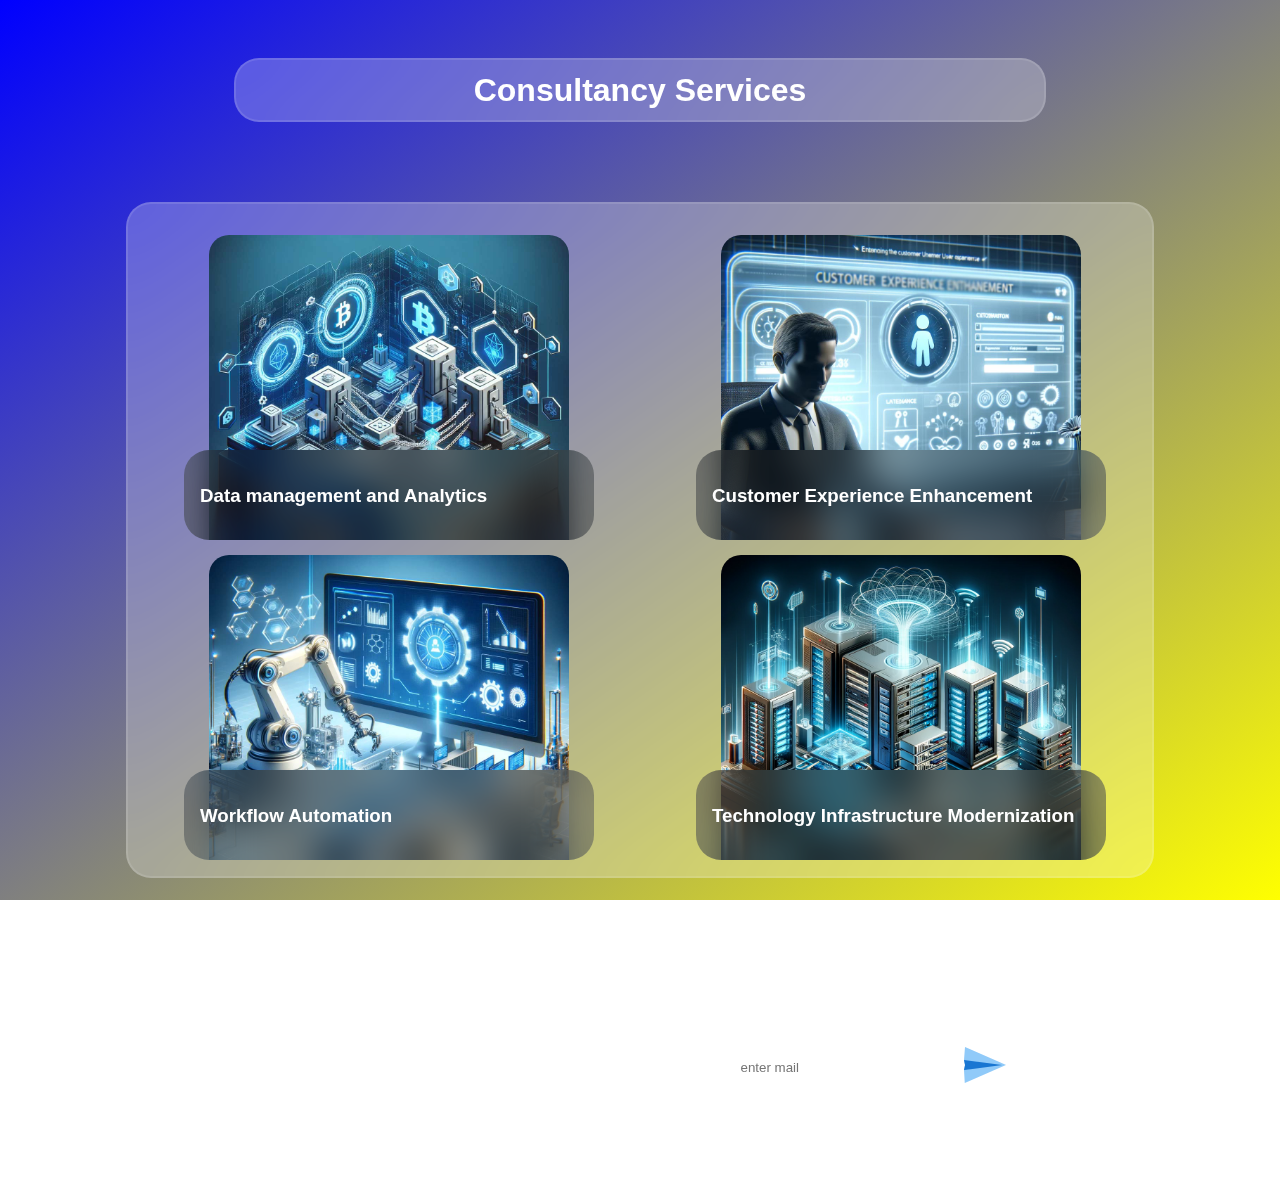
<file: index.html>
<!DOCTYPE html>
<html lang="en">

<head>
    <meta charset="UTF-8">
    <meta name="viewport" content="width=device-width, initial-scale=1.0">
    <title>Document</title>
    <link rel="stylesheet" href="style.css">
</head>

<body>
    <div class="total">
        <div class="outer">
            <div class="upcontainer">

                <h1>Consultancy Services</h1>

            </div>
        </div>
        <!--card start-->
        <div class="container">
            <div class="card">
                <div class="img-container">
                    <div class="img">
                        <img src="./img/blockchain-as-service.jpg" alt="">
                    </div>
                </div>
                <div class="content">
                    <h3>Data management and Analytics</h3>
                    <p class="description">
                        Lorem ipsum dolor sit amet consectetur adipisicing elit. Illo, ducimus minima facere esse
                        consectetur nisi, consequuntur similique praesentium unde sint quasi harum aspernatur?
                    </p>
                    <button class="action-btn">check</button>
                </div>
            </div>

            <div class="card">
                <div class="img-container">
                    <div class="img">
                        <img src="./img/customer-ehancement.jpg" alt="">
                    </div>
                </div>
                <div class="content">
                    <h3>Customer Experience Enhancement</h3>
                    <p class="description">
                        Lorem ipsum dolor sit amet consectetur adipisicing elit. Illo, ducimus minima facere esse
                        consectetur nisi, consequuntur similique praesentium unde sint quasi harum aspernatur?
                    </p>
                    <button class="action-btn">check</button>
                </div>
            </div>

            <div class="card">
                <div class="img-container">
                    <div class="img">
                        <img src="./img/workflow-automation.jpg" alt="">
                    </div>
                </div>
                <div class="content">
                    <h3>Workflow Automation</h3>
                    <p class="description">
                        Lorem ipsum dolor sit amet consectetur adipisicing elit. Illo, ducimus minima facere esse
                        consectetur nisi, consequuntur similique praesentium unde sint quasi harum aspernatur?
                    </p>
                    <button class="action-btn">check</button>
                </div>
            </div>

            <div class="card">
                <div class="img-container">
                    <div class="img">
                        <img src="./img/Technology-Infrastructure-Modernization.png" alt="">
                    </div>
                </div>
                <div class="content">
                    <h3>Technology Infrastructure Modernization</h3>
                    <p class="description">
                        Lorem ipsum dolor sit amet consectetur adipisicing elit. Illo, ducimus minima facere esse
                        consectetur nisi, consequuntur similique praesentium unde sint quasi harum aspernatur?
                    </p>
                    <button class="action-btn">check</button>
                </div>
            </div>
        </div>
        <!--card end-->
        <div class="max">
            <div class="box">
                <h1>Transform your business Digitally</h1>
                <p>Lorem ipsum dolor sit amet consectetur adipisicing elit. Molestiae, recusandae.</p>
            </div>
            <div class="mail-btn">
                <input type="text" placeholder="enter mail">
                <label class="enter"><img src="./img/icons8-sent-48.png" alt=""></label>
            </div>


        </div>
    </div>
</body>

</html>
</file>
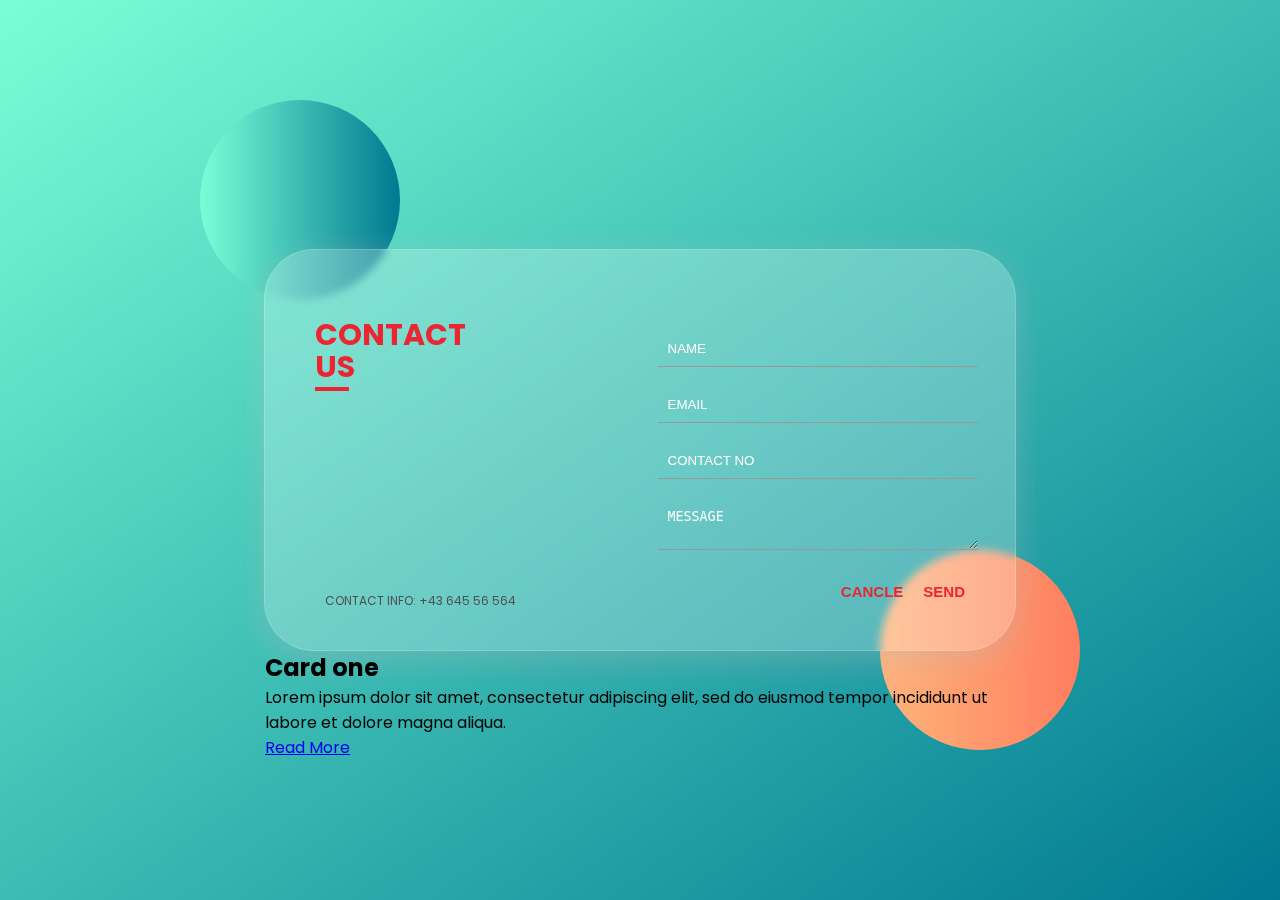
<file: contactUs/index.html>
<!DOCTYPE html>
<html lang="en">
<head>
    <meta charset="UTF-8">
    <meta http-equiv="X-UA-Compatible" content="IE=edge">
    <meta name="viewport" content="width=device-width, initial-scale=1.0">
    <title>Glass Morphism Contact us</title>
    <link rel="stylesheet" href="style.css">
</head>
<body>
    <div class="cointainer">
        <div class="cointainer-fluid">
            <div class="left-cointaint">
                <div class="left-top-cointaint">
                    <span>Contact</span><br>
                    <span class="us">us</span>
                </div>
                <div class="left-bottom-cointaint">
                    <span>Contact Info: +43 645 56 564</span>
                </div>
            </div>

            <div class="right-cointaint">
                <input type="text" placeholder="Name">
                <input type="email" placeholder="Email">
                <input type="text" placeholder="Contact No">
                <textarea rows="2" placeholder="Message"></textarea>

                <div class="btn">
                    <button type="reset">Cancle</button>
                    <button type="submit">Send</button>
                </div>
            </div>
        </div>

        <div class="box">
            <span></span>
            <div class="content">
                <h2>Card one</h2>
                <p>Lorem ipsum dolor sit amet, consectetur adipiscing elit, sed do eiusmod tempor incididunt ut labore
                    et dolore magna aliqua.</p>
                <a href="#">Read More</a>
            </div>
        </div>
    </div>
</body>
</html>
</file>
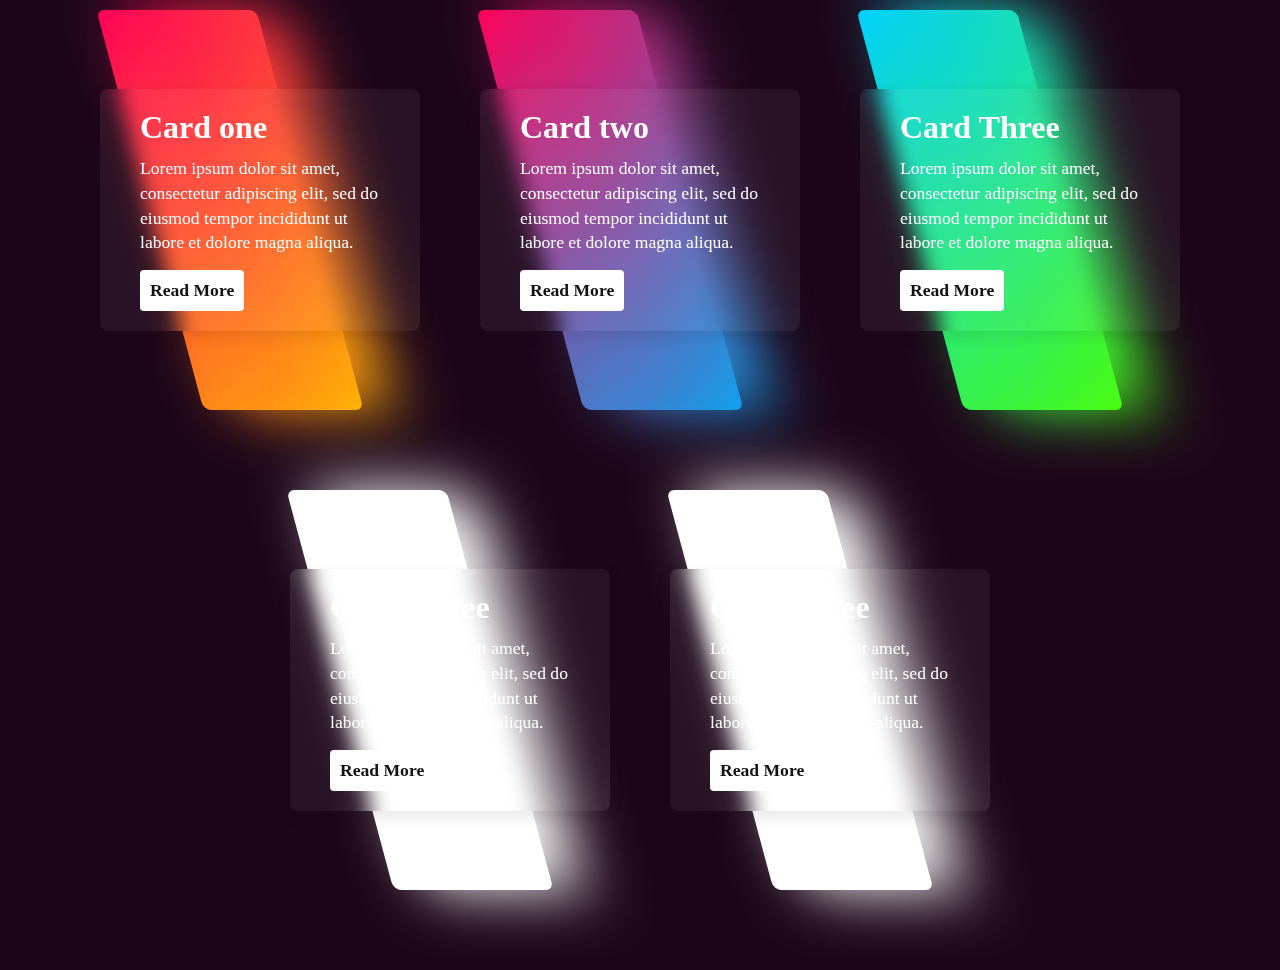
<file: s2/index.html>
<!DOCTYPE html>
<html lang="en">

<head>
    <meta charset="UTF-8">
    <meta name="viewport" content="width=device-width, initial-scale=1.0">
    <title>Document</title>
    <link rel="stylesheet" href="style.css">
</head>

<body>
    <div class="container">
        <div class="box">
            <span></span>
            <div class="content">
                <h2>Card one</h2>
                <p>Lorem ipsum dolor sit amet, consectetur adipiscing elit, sed do eiusmod tempor incididunt ut labore
                    et dolore magna aliqua.</p>
                <a href="#">Read More</a>
            </div>
        </div>
        <div class="box">
            <span></span>
            <div class="content">
                <h2>Card two</h2>
                <p>Lorem ipsum dolor sit amet, consectetur adipiscing elit, sed do eiusmod tempor incididunt ut labore
                    et dolore magna aliqua.</p>
                <a href="#">Read More</a>
            </div>
        </div>
        <div class="box">
            <span></span>
            <div class="content">
                <h2>Card Three</h2>
                <p>Lorem ipsum dolor sit amet, consectetur adipiscing elit, sed do eiusmod tempor incididunt ut labore
                    et dolore magna aliqua.</p>
                <a href="#">Read More</a>
            </div>
        </div>
        <div class="box">
            <span></span>
            <div class="content">
                <h2>Card Three</h2>
                <p>Lorem ipsum dolor sit amet, consectetur adipiscing elit, sed do eiusmod tempor incididunt ut labore
                    et dolore magna aliqua.</p>
                <a href="#">Read More</a>
            </div>
        </div>
        <div class="box">
            <span></span>
            <div class="content">
                <h2>Card Three</h2>
                <p>Lorem ipsum dolor sit amet, consectetur adipiscing elit, sed do eiusmod tempor incididunt ut labore
                    et dolore magna aliqua.</p>
                <a href="#">Read More</a>
            </div>
        </div>
    </div>

</body>

</html>
</file>
<file: style.css>
body {
    background: linear-gradient(to bottom right, blue, yellow);
    color: white;
    font-family: 'Segoe UI', Tahoma, Geneva, Verdana, sans-serif;
    background-repeat: no-repeat;
    height: 100%;
    align-items: center;
    justify-content: center;
    background-size: cover;
    background-attachment: fixed;
    display: flex;
    flex-direction: column;

}

.total {
    align-items: center;
    justify-content: center;
    padding-top: 30px;
}

.outer {
    justify-content: center;
    display: flex;
    align-items: center;
}

.upcontainer {
    height: 20px;
    width: 60vw;
    background-color: rgba(255, 255, 255, 0.251);
    backdrop-filter: blur(20px);
    padding: 20px;
    border-radius: 25px;
    justify-content: center;
    align-items: center;
    display: flex;
    margin-top: 20px;
    border: 2px solid rgba(255, 255, 255, 0.115);


}

.upcontainer h1 {
    font-weight: 700;
    text-shadow: 50px;
}

.container {
    display: flex;
    flex-wrap: wrap;
    justify-content: space-around;
    margin-top: 5rem;
    align-items: center;
    height: 100%;
    width: 80vw;
    background-color: rgba(255, 255, 255, 0.252);
    backdrop-filter: blur(20px);
    border-radius: 25px;
    padding-top: 1rem;
    padding-bottom: 1rem;
    border: 2px solid rgba(255, 255, 255, 0.115);


}

.card {
    width: 400px;
    height: 300px;
    position: relative;
    overflow: hidden;
    justify-content: space-between;
    padding: 10px;

}



.img-container {
    width: 90%;
    margin: 0 auto;
    height: 100%;
}

.img img {
    /*background: url(../blockchain-as-service.jpg);
    background-size: cover;
    position:relative;
    background-position-x: center;
    background-position-y: center;
    height: 100%;
    border-top-left-radius: 25px;
    border-top-right-radius: 25px;
    transition: background-size 0.3s ease-in-out;*/

    border-top-left-radius: 25px;
    border-top-right-radius: 25px;
    transition: background-size 0.3s ease-in-out;
    background-position-x: center;
    background-position-y: center;
    position: relative;
    height: 100%;
    width: 100%;
    padding: 5px;

}

.card .content {
    position: absolute;
    padding: 1rem;
    bottom: 0;
    height: 18%;
    background: #00000050;
    backdrop-filter: blur(20px);
    border-radius: 25px;
    transition: height 0.3s ease-in-out;

}

.content .description {
    opacity: 0;
    transition: opacity 0.3s ease-in-out;

}

.action-btn {
    float: right;
    padding: 0.5rem 1rem;
    font-family: inherit;
    background: #0AA0E2;
    border: white;
    border-radius: 15px;
    font-size: 1.2rem;
    cursor: pointer;
    transition: all 0.3s ease-in-out;


}

.action-btn:hover {
    background: #643fe0;
    color: white;

}

.card:hover .content {
    height: 80%;
}

.card:hover .img {
    background-size: 150%;
}

.card:hover .content .description {
    opacity: 1;
}


.max {
    
    justify-content: space-between;
    text-align: center;
    margin-top: 5rem;
    align-items: center;
    height: 100%;
    width: 80vw;
    background-color: rgba(255, 255, 255, 0.251);
    backdrop-filter: blur(20px);
    border-radius: 25px;
    padding-top: 1rem;
    padding-bottom: 1rem;
    border: 2px solid rgba(255, 255, 255, 0.115);
    display: flex;
}
.box{
    width: 30vw;
    height: 100%;
    align-items: center;
    padding: 7px;
}

.max input{
    background: rgba(255, 255, 255, 0.526);
    backdrop-filter: blur(30px);
    padding: 8px 25px;
    border-radius: 25px;
    border: rgba(255, 255, 255, 0.251);
    color: rgb(238, 146, 25);
}


.enter{
    padding: 8px;

    margin-right: 20px;
    border-radius: 60px;
    margin-left: 10px;
    
}
.enter:hover{
    cursor: pointer;
    background: rgba(255, 255, 255, 0.151);
}
.mail-btn{
    width: 50%;
    padding-inline:20px ;
    padding-top:10px ;
    padding-bottom: 10px;
    justify-content: center;
    display: flex;  
    border-radius: 25px;
    border: 1px solid rgba(0, 0, 0, alpha);
}


@media (max-width: 768px) {
    body {
        background: linear-gradient(to bottom right, pink, green);
        background-repeat: no-repeat;
        background-size: cover;
        background-attachment: fixed;

    }

    .container {
        margin-top: 2rem;
        flex-wrap: wrap;
        align-items: center;
        height: 100%;
        width: 80vw;
        background-color: rgba(255, 255, 255, 0.251);
        backdrop-filter: blur(20px);
        justify-content: center;

        padding-right: 8px;
        gap: 20px;
    }

    .card {
        width: 200px;
        height: 250px;

    }

    .upcontainer h1 {
        font-size: 1.5rem;
        text-align: center;
    }

    .max {
    
        justify-content: center;
        text-align: center;
        display: flex;
        flex-direction: column;
        
        
    }
    .box{
        width: 60vw;
        height: 100%;
        
        padding: 7px;
        
    }
    
    .max input{
        background: rgba(255, 255, 255, 0.526);
        backdrop-filter: blur(30px);
        padding: 10px 25px;
        border-radius: 25px;
        border: rgba(255, 255, 255, 0.251);
    }
    
    .mail-btn{
        display: flex;
        justify-content: center;
        
        margin-left: 30px;
    }
    .mail-btn input{
        padding: 0 12px;
    }
    


}

@media (max-width: 900px) {
    .container {
        margin-top: 2rem;
        flex-wrap: wrap;
        align-items: center;
        height: 0%;
        width: 80vw;
        background-color: rgba(255, 255, 255, 0.251);
        backdrop-filter: blur(20px);
        justify-content: center;

        padding-right: 8px;
        gap: 20px;
    }

    .card {
        width: 350px;
        height: 300px;
    }
}

@media (max-width:480) {
    .container {
        margin-top: 2rem;
        flex-wrap: wrap;
        align-items: center;
        height: 100%;
        width: 80vw;
        background-color: rgba(255, 255, 255, 0.251);
        backdrop-filter: blur(20px);
        justify-content: center;

        padding-right: 8px;
        gap: 20px;
    }

    .img img {
        position: absolute;
    }


    .card {
        height: 100px;
        width: 100px;
        overflow: hidden;
        position: relative;
    }


}

@media (max-width:200px) {

    .container {
        margin-top: 2rem;
        flex-wrap: wrap;
        align-items: center;
        height: 100%;
        width: 80vw;
        background-color: rgba(255, 255, 255, 0.251);
        backdrop-filter: blur(20px);
        justify-content: center;

        padding-right: 8px;
        gap: 20px;
    }

    .card .content {
        width: 50px;
        height: 40px;
        overflow: hidden;
        position: absolute;
        padding: 6px;
    }

    .img-container {
        width: 90%;
        margin: 0 auto;
        height: 100%;
    }
}
</file>
<file: contactUs/style.css>
@import url('https://fonts.googleapis.com/css2?family=Poppins&display=swap');

*{
    padding: 0;
    margin: 0;
}

body{
    background: linear-gradient(to bottom right, #78ffd6, #007991);
    width: 100%;
    height: 100vh;
    display: flex;
    justify-content: center;
    align-items: center;
    font-family: 'Poppins', sans-serif;
}

body::before{
    content: '';
    position: absolute;
    width: 200px;
    height: 200px;
    background: #007991;
    background: -webkit-linear-gradient(to right, #78ffd6, #007991);
    background: linear-gradient(to right, #78ffd6, #007991);
    border-radius: 50%;
    top: 100px;
    left: 200px;
}

body::after{
    content: '';
    position: absolute;
    width: 200px;
    height: 200px;
    background: #ff7e5f;
    background: -webkit-linear-gradient(to right, #feb47b, #ff7e5f);
    background: linear-gradient(to right, #feb47b, #ff7e5f);
    border-radius: 50%;
    bottom: 150px;
    right: 200px;
    z-index: -1;
}

.cointainer{
    width: 750px;
    height: 400px;
    background: rgba(255, 255, 255, 0.25);
    box-shadow: 0 8px 32px 0 rgba(185, 185, 187, 0.37);
    backdrop-filter: blur(4.0px);
    -webkit-backdrop-filter: blur(4.0px);
    border-radius: 50px;
    border: 1px solid rgba(255, 255, 255, 0.18);
}

.cointainer-fluid{
    display: flex;
}

.left-cointaint{
    width: 50%;
}

.left-top-cointaint{
    margin-top: 70px;
    margin-left: 50px;
}

.left-top-cointaint span{
    font-size: 30px;
    text-transform: uppercase;
    line-height: 30px;
    font-weight: bold;
    color: #eb2632;
}

.left-top-cointaint .us::after{
    content: '';
    width: 30px;
    border: 2px solid #eb2632;
    position: absolute;
    margin-top: 5px;
    top: 33%;
    left: 50px;
}

.left-bottom-cointaint{
    position: absolute;
    bottom: 30px;
    padding: 10px;
    margin-left: 50px;
    font-size: 12px;
    text-transform: uppercase;
    color: rgb(80, 79, 79);
}

.right-cointaint{
    width: 50%;
    display: flex;
    flex-direction: column;
    align-items: center;
    justify-content: center;
    min-height: 400px;
    
}

.right-cointaint input, textarea{
    width: 80%;
    padding: 10px;
    margin-right: 20px;
    background: none;
    border: none;
    outline: none;
    border-bottom: 1px solid #999;
    color: #fff;
    margin-bottom: 20px;
}

::placeholder{
    text-transform: uppercase;
    color: #fff;
}

.right-cointaint input[type=text]{
    text-transform: uppercase;
}

.btn{
    display: flex;
    position: absolute;
    right: 30px;
    bottom: 50px;
}

.btn button{
    background: none;
    border: none;
    outline: none;
    padding-right: 20px;
    cursor: pointer;
    color: #eb2632;
    font-size: 15px;
    text-transform: uppercase;
    font-weight: 700;
}



.container .box
{
  position: relative;
  width: 320px;
  height: 400px;
  display: flex;
  justify-content: center;
  align-items: center;
  margin: 40px 30px;
  transition: 0.5s;
}

.container .box::before
{
  content:' ';
  position: absolute;
  top: 0;
  left: 50px;
  width: 50%;
  height: 100%;
  text-decoration: none;
  background: #fff;
  border-radius: 8px;
  transform: skewX(15deg);
  transition: 0.5s;
}

.container .box::after
{
  content:'';
  position: absolute;
  top: 0;
  left: 50;
  width: 50%;
  height: 100%;
  background: #fff;
  border-radius: 8px;
  transform: skewX(15deg);
  transition: 0.5s;
  filter: blur(30px);
}

.container .box:hover:before,
.container .box:hover:after
{
  transform: skewX(0deg);
  left: 20px;
  width: calc(100% - 90px);
  
}

.container .box:nth-child(1):before,
.container .box:nth-child(1):after
{
  background: linear-gradient(315deg, #ffbc00, #ff0058)
}

.container .box:nth-child(2):before,
.container .box:nth-child(2):after
{
  background: linear-gradient(315deg, #03a9f4, #ff0058)
}

.container .box:nth-child(3):before,
.container .box:nth-child(3):after
{
  background: linear-gradient(315deg, #4dff03, #00d0ff)
}

.container .box span
{
  display: block;
  position: absolute;
  top: 0;
  left: 0;
  right: 0;
  bottom: 0;
  z-index: 5;
  pointer-events: none;
}

.container .box span::before
{
  content:'';
  position: absolute;
  top: 0;
  left: 0;
  width: 0;
  height: 0;
  border-radius: 8px;
  background: rgba(255, 255, 255, 0.1);
  backdrop-filter: blur(10px);
  opacity: 0;
  transition: 0.1s;  
  animation: animate 2s ease-in-out infinite;
  box-shadow: 0 5px 15px rgba(0,0,0,0.08)
}

.container .box:hover span::before
{
  top: -50px;
  left: 50px;
  width: 100px;
  height: 100px;
  opacity: 1;
}

.container .box span::after
{
  content:'';
  position: absolute;
  bottom: 0;
  right: 0;
  width: 100%;
  height: 100%;
  border-radius: 8px;
  background: rgba(255, 255, 255, 0.1);
  backdrop-filter: blur(10px);
  opacity: 0;
  transition: 0.5s;
  animation: animate 2s ease-in-out infinite;
  box-shadow: 0 5px 15px rgba(0,0,0,0.08);
  animation-delay: -1s;
}

.container .box:hover span:after
{
  bottom: -50px;
  right: 50px;
  width: 100px;
  height: 100px;
  opacity: 1;
}

@keyframes animate
{
  0%, 100%
  {
    transform: translateY(10px);
  }
  
  50%
  {
    transform: translate(-10px);
  }
}

.container .box .content
{
  position: relative;
  left: 0;
  padding: 20px 40px;
  background: rgba(255, 255, 255, 0.05);
  backdrop-filter: blur(10px);
  box-shadow: 0 5px 15px rgba(0, 0, 0, 0.1);
  border-radius: 8px;
  z-index: 1;
  transform: 0.5s;
  color: #fff;
}

.container .box:hover .content
{
  left: -25px;
  padding: 60px 40px;
}

.container .box .content h2
{
  font-size: 2em;
  color: #fff;
  margin-bottom: 10px;
}

.container .box .content p
{
  font-size: 1.1em;
  margin-bottom: 10px;
  line-height: 1.4em;
}

.container .box .content a
{
  display: inline-block;
  font-size: 1.1em;
  color: #111;
  background: #fff;
  padding: 10px;
  border-radius: 4px;
  text-decoration: none;
  font-weight: 700;
  margin-top: 5px;
}

.container .box .content a:hover
{
  background: #ffcf4d;
  border: 1px solid rgba(255, 0, 88, 0.4);
  box-shadow: 0 1px 15px rgba(1, 1, 1, 0.2);
}
</file>
<file: s2/style.css>
* {
    margin: 0;
    padding: 0;
    box-sizing: border-box;
    font-family: "poppins",sans-serif;
}

html {
    height: 100%;
}

body {
    height: 100%;
    font-family: Arial, sans-serif;
    
    background: linear-gradient(to bottom left, blue, yellow);
    

}
*
{
  margin: 0;
  padding: 0;
  box-sizing: border-box;
  font-family: consolas;
}

body
{
  display: flex;
  justify-content: center;
  align-items: center;
  min-height: 100vh;
  background: #1d061a
}

.container
{
  display: flex;
  justify-content: center;
  align-items: center;
  flex-wrap: wrap;
  padding: 40px 0;
}

.container .box
{
  position: relative;
  width: 320px;
  height: 400px;
  display: flex;
  justify-content: center;
  align-items: center;
  margin: 40px 30px;
  transition: 0.5s;
}

.container .box::before
{
  content:' ';
  position: absolute;
  top: 0;
  left: 50px;
  width: 50%;
  height: 100%;
  text-decoration: none;
  background: #fff;
  border-radius: 8px;
  transform: skewX(15deg);
  transition: 0.5s;
}

.container .box::after
{
  content:'';
  position: absolute;
  top: 0;
  left: 50;
  width: 50%;
  height: 100%;
  background: #fff;
  border-radius: 8px;
  transform: skewX(15deg);
  transition: 0.5s;
  filter: blur(30px);
}

.container .box:hover:before,
.container .box:hover:after
{
  transform: skewX(0deg);
  left: 20px;
  width: calc(100% - 90px);
  
}

.container .box:nth-child(1):before,
.container .box:nth-child(1):after
{
  background: linear-gradient(315deg, #ffbc00, #ff0058)
}

.container .box:nth-child(2):before,
.container .box:nth-child(2):after
{
  background: linear-gradient(315deg, #03a9f4, #ff0058)
}

.container .box:nth-child(3):before,
.container .box:nth-child(3):after
{
  background: linear-gradient(315deg, #4dff03, #00d0ff)
}

.container .box span
{
  display: block;
  position: absolute;
  top: 0;
  left: 0;
  right: 0;
  bottom: 0;
  z-index: 5;
  pointer-events: none;
}

.container .box span::before
{
  content:'';
  position: absolute;
  top: 0;
  left: 0;
  width: 0;
  height: 0;
  border-radius: 8px;
  background: rgba(255, 255, 255, 0.1);
  backdrop-filter: blur(10px);
  opacity: 0;
  transition: 0.1s;  
  animation: animate 2s ease-in-out infinite;
  box-shadow: 0 5px 15px rgba(0,0,0,0.08)
}

.container .box:hover span::before
{
  top: -50px;
  left: 50px;
  width: 100px;
  height: 100px;
  opacity: 1;
}

.container .box span::after
{
  content:'';
  position: absolute;
  bottom: 0;
  right: 0;
  width: 100%;
  height: 100%;
  border-radius: 8px;
  background: rgba(255, 255, 255, 0.1);
  backdrop-filter: blur(10px);
  opacity: 0;
  transition: 0.5s;
  animation: animate 2s ease-in-out infinite;
  box-shadow: 0 5px 15px rgba(0,0,0,0.08);
  animation-delay: -1s;
}

.content img{
    height: 48px;
    width: 48px;
}

.container .box:hover span:after
{
  bottom: -50px;
  right: 50px;
  width: 100px;
  height: 100px;
  opacity: 1;
}

@keyframes animate
{
  0%, 100%
  {
    transform: translateY(10px);
  }
  
  50%
  {
    transform: translate(-10px);
  }
}

.container .box .content
{
  position: relative;
  left: 0;
  padding: 20px 40px;
  background: rgba(255, 255, 255, 0.05);
  backdrop-filter: blur(10px);
  box-shadow: 0 5px 15px rgba(0, 0, 0, 0.1);
  border-radius: 8px;
  z-index: 1;
  transform: 0.5s;
  color: #fff;
}

.container .box:hover .content
{
  left: -25px;
  padding: 60px 40px;
}

.container .box .content h2
{
  font-size: 2em;
  color: #fff;
  margin-bottom: 10px;
}

.container .box .content p
{
  font-size: 1.1em;
  margin-bottom: 10px;
  line-height: 1.4em;
}

.container .box .content a
{
  display: inline-block;
  font-size: 1.1em;
  color: #111;
  background: #fff;
  padding: 10px;
  border-radius: 4px;
  text-decoration: none;
  font-weight: 700;
  margin-top: 5px;
}

.container .box .content a:hover
{
  background: #ffcf4d;
  border: 1px solid rgba(255, 0, 88, 0.4);
  box-shadow: 0 1px 15px rgba(1, 1, 1, 0.2);
}
</file>
